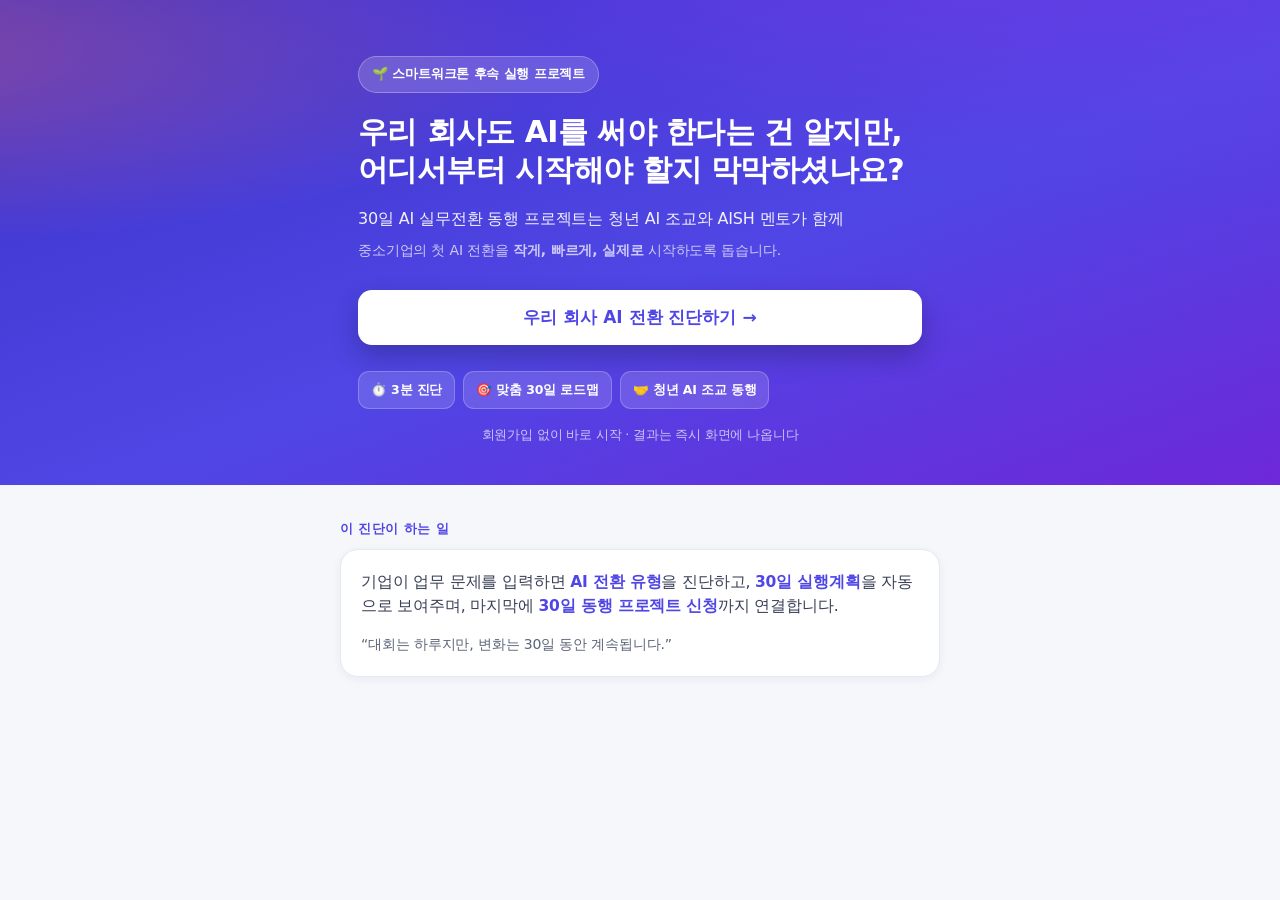
<file: index_2.html>
<!doctype html>
<html lang="ko">
<head>
<meta charset="utf-8" />
<meta name="viewport" content="width=device-width, initial-scale=1, viewport-fit=cover" />
<title>AI 실무전환 30일 동행 진단</title>
<meta name="description" content="3분 진단으로 우리 회사 AI 전환 유형을 확인하고, 맞춤 30일 실행 로드맵을 받아보세요. 청년 AI 조교와 함께하는 스마트워크톤 후속 실행 프로젝트." />
<meta property="og:title" content="AI 실무전환 30일 동행 진단" />
<meta property="og:description" content="우리 회사도 AI를 써야 한다는 건 알지만 어디서부터 시작해야 할지 막막하셨나요? 3분 진단 → 맞춤 30일 로드맵." />
<style>
  :root{
    --bg:#0b1020;
    --ink:#151a2d;
    --muted:#5b6478;
    --line:#e7e9f2;
    --card:#ffffff;
    --paper:#f6f7fb;
    --brand:#4f46e5;
    --brand-2:#7c3aed;
    --brand-soft:#eef0ff;
    --coral:#ff6b5e;
    --ok:#10b981;
    --shadow:0 10px 30px rgba(29,26,74,.10);
    --shadow-sm:0 2px 10px rgba(29,26,74,.06);
    --r:18px;
    --maxw:600px;
  }
  *{box-sizing:border-box}
  html,body{margin:0;padding:0}
  body{
    font-family:'Pretendard','Pretendard Variable',-apple-system,BlinkMacSystemFont,'Apple SD Gothic Neo','Malgun Gothic','맑은 고딕',system-ui,sans-serif;
    color:var(--ink);
    background:var(--paper);
    -webkit-font-smoothing:antialiased;
    line-height:1.6;
    letter-spacing:-.01em;
  }
  .wrap{max-width:var(--maxw);margin:0 auto;padding:0 18px;}
  .screen{display:none;animation:fade .45s ease;}
  .screen.active{display:block;}
  @keyframes fade{from{opacity:0;transform:translateY(8px)}to{opacity:1;transform:none}}
  h1,h2,h3{line-height:1.28;letter-spacing:-.02em;margin:0}
  p{margin:0}
  button{font-family:inherit;cursor:pointer;border:none;}
  .btn{
    display:inline-flex;align-items:center;justify-content:center;gap:8px;
    width:100%;padding:16px 20px;border-radius:14px;font-size:17px;font-weight:700;
    background:linear-gradient(135deg,var(--brand),var(--brand-2));color:#fff;
    box-shadow:0 8px 20px rgba(79,70,229,.28);transition:transform .12s ease, box-shadow .12s ease;
  }
  .btn:active{transform:translateY(1px) scale(.995)}
  .btn.secondary{background:#fff;color:var(--brand);box-shadow:var(--shadow-sm);border:1.5px solid var(--line);}
  .btn.ghost{background:transparent;color:var(--muted);box-shadow:none;font-weight:600;padding:12px;}
  .btn.small{width:auto;padding:11px 16px;font-size:14px;border-radius:11px;}

  /* ===== HERO ===== */
  .hero{
    background:
      radial-gradient(120% 90% at 80% -10%, rgba(124,58,237,.55), transparent 55%),
      radial-gradient(120% 90% at -10% 10%, rgba(255,107,94,.35), transparent 45%),
      linear-gradient(160deg,#3b32c9,#4f46e5 55%,#6d28d9);
    color:#fff;padding:56px 0 40px;position:relative;overflow:hidden;
  }
  .hero .wrap{position:relative;z-index:1}
  .badge{display:inline-flex;align-items:center;gap:7px;font-size:13px;font-weight:700;
    background:rgba(255,255,255,.16);border:1px solid rgba(255,255,255,.28);
    padding:7px 13px;border-radius:999px;backdrop-filter:blur(4px);margin-bottom:20px}
  .hero h1{font-size:30px;font-weight:800;margin-bottom:16px}
  .hero .lead{font-size:16px;color:rgba(255,255,255,.92);margin-bottom:8px}
  .hero .sub{font-size:14px;color:rgba(255,255,255,.72);margin-bottom:28px}
  .hero .btn{background:#fff;color:var(--brand);box-shadow:0 12px 26px rgba(0,0,0,.22)}
  .hero .metaline{margin-top:16px;font-size:12.5px;color:rgba(255,255,255,.7);text-align:center}
  .trust{display:flex;gap:8px;flex-wrap:wrap;margin-top:26px}
  .chip{font-size:12.5px;font-weight:600;background:rgba(255,255,255,.14);
    border:1px solid rgba(255,255,255,.22);color:#fff;padding:8px 12px;border-radius:11px}

  .section{padding:34px 0}
  .kicker{font-size:12.5px;font-weight:800;letter-spacing:.04em;color:var(--brand);text-transform:uppercase;margin-bottom:10px}
  .card{background:var(--card);border:1px solid var(--line);border-radius:var(--r);padding:20px;box-shadow:var(--shadow-sm)}

  /* ===== QUIZ ===== */
  .qtop{padding:22px 0 6px;position:sticky;top:0;background:var(--paper);z-index:5}
  .progress{height:8px;background:#e9ebf5;border-radius:99px;overflow:hidden}
  .progress > i{display:block;height:100%;width:0;border-radius:99px;
    background:linear-gradient(90deg,var(--brand),var(--brand-2));transition:width .35s ease}
  .qmeta{display:flex;justify-content:space-between;align-items:center;margin-top:10px;font-size:13px;color:var(--muted);font-weight:600}
  .qwrap{padding:14px 0 40px}
  .qnum{font-size:13px;font-weight:800;color:var(--brand);margin-bottom:8px}
  .qtitle{font-size:23px;font-weight:800;margin-bottom:20px}
  .opt{
    display:flex;align-items:center;gap:13px;width:100%;text-align:left;
    background:#fff;border:1.5px solid var(--line);border-radius:14px;padding:16px 16px;
    font-size:16px;font-weight:600;color:var(--ink);margin-bottom:11px;transition:all .14s ease;box-shadow:var(--shadow-sm)
  }
  .opt:hover{border-color:#c9ccde}
  .opt.sel{border-color:var(--brand);background:var(--brand-soft);box-shadow:0 6px 16px rgba(79,70,229,.16)}
  .opt .dot{flex:0 0 22px;width:22px;height:22px;border-radius:99px;border:2px solid #cfd3e6;display:grid;place-items:center;transition:all .14s}
  .opt.sel .dot{border-color:var(--brand);background:var(--brand)}
  .opt.sel .dot::after{content:"";width:9px;height:9px;border-radius:99px;background:#fff}
  .qnav{display:flex;gap:10px;margin-top:6px}
  .qnav .btn{margin-top:0}

  /* ===== RESULT ===== */
  .resulthero{background:linear-gradient(160deg,#3b32c9,#5b21b6);color:#fff;border-radius:var(--r);padding:26px 22px;box-shadow:var(--shadow);position:relative;overflow:hidden}
  .resulthero::after{content:"";position:absolute;right:-40px;top:-40px;width:180px;height:180px;border-radius:99px;background:radial-gradient(circle,rgba(255,107,94,.5),transparent 70%)}
  .resulthero .emoji{font-size:42px;line-height:1}
  .resulthero .tname{font-size:26px;font-weight:800;margin:12px 0 6px}
  .resulthero .ttag{font-size:14px;color:rgba(255,255,255,.85)}
  .resulthero .rel{position:relative;z-index:1}
  .desc{font-size:15.5px;color:#3a4157;margin-top:18px}
  .desc strong{color:var(--brand)}
  .note{display:flex;gap:10px;align-items:flex-start;background:#fff7ed;border:1px solid #fed7aa;color:#9a3412;
    border-radius:12px;padding:13px 14px;font-size:13.5px;font-weight:600;margin-top:16px}

  h2.sec{font-size:22px;font-weight:800;margin:38px 0 6px}
  .secsub{font-size:14px;color:var(--muted);margin-bottom:18px}

  /* roadmap */
  .road{position:relative;padding-left:6px}
  .wk{display:grid;grid-template-columns:64px 1fr;gap:14px;margin-bottom:14px}
  .wk .num{position:relative}
  .wk .num .n{width:52px;height:52px;border-radius:14px;display:grid;place-items:center;
    background:var(--brand-soft);color:var(--brand);font-weight:800;font-size:13px;line-height:1.15;text-align:center}
  .wk:not(:last-child) .num::after{content:"";position:absolute;left:26px;top:56px;bottom:-14px;width:2px;background:var(--line)}
  .wk .body{background:#fff;border:1px solid var(--line);border-radius:14px;padding:15px 16px;box-shadow:var(--shadow-sm)}
  .wk .ph{font-size:12.5px;font-weight:800;color:var(--brand-2);margin-bottom:4px}
  .wk .do{font-size:15px;font-weight:600;color:var(--ink)}
  .wk .out{display:inline-flex;align-items:center;gap:6px;margin-top:10px;font-size:12.5px;font-weight:700;
    background:#ecfdf5;color:#047857;border:1px solid #a7f3d0;border-radius:9px;padding:6px 10px}

  /* companions */
  .roles{display:grid;gap:11px}
  .role{display:flex;gap:13px;align-items:flex-start;background:#fff;border:1px solid var(--line);border-radius:13px;padding:14px 15px;box-shadow:var(--shadow-sm)}
  .role .ic{flex:0 0 40px;width:40px;height:40px;border-radius:11px;display:grid;place-items:center;font-size:20px;background:var(--brand-soft)}
  .role b{font-size:15px}
  .role span{display:block;font-size:13.5px;color:var(--muted);margin-top:2px}

  /* form */
  .field{margin-bottom:15px}
  .field label{display:block;font-size:13.5px;font-weight:700;margin-bottom:7px;color:#3a4157}
  .field label .req{color:var(--coral)}
  .field input,.field textarea,.field select{
    width:100%;padding:13px 14px;border:1.5px solid var(--line);border-radius:12px;font-size:15px;
    font-family:inherit;color:var(--ink);background:#fff;transition:border .14s}
  .field textarea{min-height:74px;resize:vertical}
  .field input:focus,.field textarea:focus,.field select:focus{outline:none;border-color:var(--brand);box-shadow:0 0 0 3px var(--brand-soft)}
  .seg{display:flex;gap:8px}
  .seg button{flex:1;padding:12px;border-radius:11px;border:1.5px solid var(--line);background:#fff;font-weight:700;font-size:14px;color:var(--muted)}
  .seg button.on{border-color:var(--brand);background:var(--brand-soft);color:var(--brand)}

  /* summary */
  .summary{white-space:pre-wrap;font-size:13px;line-height:1.7;background:#0f1424;color:#e6e8f2;
    border-radius:14px;padding:16px;max-height:340px;overflow:auto;font-family:ui-monospace,'SFMono-Regular',Menlo,Consolas,monospace}
  .actions{display:grid;grid-template-columns:1fr 1fr;gap:10px;margin-top:14px}
  .actions .btn{margin-top:0}
  .toast{position:fixed;left:50%;bottom:28px;transform:translateX(-50%) translateY(20px);
    background:#151a2d;color:#fff;padding:13px 20px;border-radius:12px;font-size:14px;font-weight:600;
    box-shadow:var(--shadow);opacity:0;pointer-events:none;transition:all .3s;z-index:50}
  .toast.show{opacity:1;transform:translateX(-50%) translateY(0)}

  .footer{padding:30px 0 46px;text-align:center;color:var(--muted);font-size:12.5px}
  .footer .brandline{font-weight:800;color:var(--ink);font-size:14px;margin-bottom:4px}
  .divider{height:1px;background:var(--line);margin:30px 0}
  .backhint{text-align:center;margin-top:6px}

  @media (min-width:560px){ .hero h1{font-size:30px} .qtitle{font-size:26px} }
</style>
</head>
<body>

<!-- ============ 1. INTRO ============ -->
<section id="intro" class="screen active">
  <div class="hero">
    <div class="wrap">
      <span class="badge">🌱 스마트워크톤 후속 실행 프로젝트</span>
      <h1>우리 회사도 AI를 써야 한다는 건 알지만,<br/>어디서부터 시작해야 할지 막막하셨나요?</h1>
      <p class="lead">30일 AI 실무전환 동행 프로젝트는 청년 AI 조교와 AISH 멘토가 함께</p>
      <p class="sub">중소기업의 첫 AI 전환을 <b>작게, 빠르게, 실제로</b> 시작하도록 돕습니다.</p>
      <button class="btn" onclick="start()">우리 회사 AI 전환 진단하기 →</button>
      <div class="trust">
        <span class="chip">⏱️ 3분 진단</span>
        <span class="chip">🎯 맞춤 30일 로드맵</span>
        <span class="chip">🤝 청년 AI 조교 동행</span>
      </div>
      <p class="metaline">회원가입 없이 바로 시작 · 결과는 즉시 화면에 나옵니다</p>
    </div>
  </div>
  <div class="wrap section">
    <div class="kicker">이 진단이 하는 일</div>
    <div class="card">
      <p style="font-size:15.5px;color:#3a4157">기업이 업무 문제를 입력하면 <b style="color:var(--brand)">AI 전환 유형</b>을 진단하고,
      <b style="color:var(--brand)">30일 실행계획</b>을 자동으로 보여주며, 마지막에 <b style="color:var(--brand)">30일 동행 프로젝트 신청</b>까지 연결합니다.</p>
      <p style="margin-top:14px;font-size:14px;color:var(--muted)">“대회는 하루지만, 변화는 30일 동안 계속됩니다.”</p>
    </div>
  </div>
</section>

<!-- ============ 2. QUIZ ============ -->
<section id="quiz" class="screen">
  <div class="qtop">
    <div class="wrap">
      <div class="progress"><i id="bar"></i></div>
      <div class="qmeta"><span id="qcount">1 / 6</span><span>AI 전환 3분 진단</span></div>
    </div>
  </div>
  <div class="wrap qwrap">
    <div id="qbox"></div>
    <div class="qnav">
      <button id="prevBtn" class="btn ghost" style="flex:0 0 96px" onclick="prevQ()">← 이전</button>
    </div>
  </div>
</section>

<!-- ============ 3~6. RESULT ============ -->
<section id="result" class="screen">
  <div class="wrap section">
    <div class="kicker">진단 결과</div>
    <div class="resulthero">
      <div class="rel">
        <div class="emoji" id="rEmoji">✨</div>
        <div class="tname" id="rName">마케팅 콘텐츠형</div>
        <div class="ttag" id="rTag"></div>
      </div>
    </div>
    <p class="desc" id="rDesc"></p>
    <div class="note" id="rNote"><span>💡</span><span></span></div>

    <!-- roadmap -->
    <h2 class="sec">우리 회사 맞춤 30일 실행 로드맵</h2>
    <p class="secsub" id="roadSub">정렬 → 제작 → 적용 → 증명. 4주 스프린트로 실제 업무를 바꿉니다.</p>
    <div class="road" id="roadBox"></div>

    <!-- companions -->
    <h2 class="sec">혼자가 아닙니다 — 청년 AI 조교 동행</h2>
    <p class="secsub">이 프로젝트는 중소기업만 돕지 않습니다. 청년 AI 조교에게는 실제 기업 문제를 해결하는 현장형 포트폴리오가 됩니다.</p>
    <div class="roles">
      <div class="role"><div class="ic">🏢</div><div><b>기업 담당자</b><span>실제 업무 문제 제공, 주 1회 이상 피드백</span></div></div>
      <div class="role"><div class="ic">🧑‍💻</div><div><b>청년 AI 조교</b><span>자료 정리, AI 도구 적용, 실행 보조 · 주차별 체크인 리드</span></div></div>
      <div class="role"><div class="ic">🎓</div><div><b>AISH 멘토</b><span>문제 재정의, 방향 설정, 품질 검토, 성과 정리</span></div></div>
    </div>

    <div class="divider"></div>

    <!-- apply -->
    <h2 class="sec" id="applyHead">30일 동행 프로젝트 신청하기</h2>
    <p class="secsub">아래 내용을 확인·보완하면, 진단 결과와 함께 신청 요약서가 만들어집니다.</p>
    <div class="card">
      <div class="field"><label>기업명 <span class="req">*</span></label><input id="f_company" placeholder="예: AISH유통" /></div>
      <div class="field"><label>담당자명 <span class="req">*</span></label><input id="f_name" placeholder="예: 홍길동" /></div>
      <div class="field"><label>연락처 <span class="req">*</span></label><input id="f_contact" placeholder="휴대폰 또는 이메일" /></div>
      <div class="field"><label>업종</label><input id="f_industry" placeholder="예: 유통·이커머스" /></div>
      <div class="field"><label>해결하고 싶은 업무</label><textarea id="f_task" placeholder="가장 시간이 많이 드는, 바꾸고 싶은 업무 1가지"></textarea></div>
      <div class="field"><label>현재 가장 불편한 점</label><textarea id="f_pain" placeholder="지금 이 업무에서 가장 답답한 부분"></textarea></div>
      <div class="field"><label>30일 안에 기대하는 결과</label><textarea id="f_goal" placeholder="30일 뒤 이렇게 되면 좋겠다"></textarea></div>
      <div class="field"><label>청년 AI 조교와 함께 진행 가능한가요? <span class="req">*</span></label>
        <div class="seg" id="seg_join"><button data-v="예, 가능합니다">예, 가능합니다</button><button data-v="상의가 필요합니다">상의 필요</button></div></div>
      <div class="field"><label>결과가 좋으면 사례로 공개해도 될까요?</label>
        <div class="seg" id="seg_open"><button data-v="공개 가능">공개 가능</button><button data-v="비공개 희망">비공개 희망</button></div></div>
      <button class="btn" onclick="makeSummary()">신청 요약서 만들기 →</button>
    </div>

    <!-- summary output -->
    <div id="summaryWrap" style="display:none">
      <h2 class="sec">신청 요약서</h2>
      <p class="secsub">아래 내용을 확인한 후 신청하기를 누르면 운영진에게 바로 접수됩니다.</p>
      <div class="summary" id="summaryText"></div>
      <div class="actions">
        <button class="btn small" style="width:100%" onclick="copySummary()">📋 복사하기</button>
        <button class="btn small secondary" style="width:100%" onclick="downloadSummary()">⬇️ 다운로드</button>
      </div>
      <div class="actions">
        <button class="btn small" id="submitApplicationBtn" style="width:100%;grid-column:1/-1" onclick="submitApplication()">신청하기</button>
      </div>
      <p class="secsub" style="text-align:center;margin-top:14px">보내주신 신청서는 심사(70점 이상 선정) 후 D+3 이내에 유선으로 연락드립니다.</p>
    </div>

    <div class="backhint">
      <button class="btn ghost" onclick="restart()">↺ 처음부터 다시 진단하기</button>
    </div>
  </div>

  <div class="footer">
    <div class="brandline">AI 실무전환 30일 동행 진단</div>
    청년 AI 조교와 함께 중소기업의 첫 AI 전환을 돕다<br/>
    · Smartwork 30 Sprint · AISH ·
  </div>
</section>

<div class="toast" id="toast"></div>

<script>
/* ================= DATA ================= */
const QUESTIONS = [
  { id:'task', q:'우리 회사에서 가장 시간이 많이 드는 업무는?', options:[
    {t:'문서 작성 (제안서·보고서·이메일)', s:{doc:3}},
    {t:'홍보 콘텐츠 제작 (블로그·SNS·상세페이지)', s:{marketing:3}},
    {t:'고객 문의 응대', s:{support:3}},
    {t:'회의록·보고서 정리', s:{doc:3}},
    {t:'교육·매뉴얼 자료 제작', s:{doc:2,process:1}},
    {t:'데이터 정리·집계', s:{process:3}},
  ]},
  { id:'how', q:'이 업무는 지금 어떻게 처리하나요?', options:[
    {t:'대표가 직접 한다', s:{process:1}, tag:'대표 시간이 새는 중'},
    {t:'직원이 반복적으로 한다', s:{process:1}, tag:'반복 부담이 큼'},
    {t:'외주를 맡긴다', s:{marketing:1}, tag:'외주 비용·소통 부담'},
    {t:'제대로 못 하고 있다', s:{}, tag:'손을 못 대고 있음'},
  ]},
  { id:'hours', q:'일주일에 이 업무에 쓰는 시간은?', options:[
    {t:'1~3시간', v:'주 1~3시간'},
    {t:'4~7시간', v:'주 4~7시간'},
    {t:'8~15시간', v:'주 8~15시간'},
    {t:'15시간 이상', v:'주 15시간 이상'},
  ]},
  { id:'exp', q:'AI를 사용해 본 경험은?', options:[
    {t:'거의 없다', lvl:0},
    {t:'ChatGPT 정도만 써봤다', lvl:1},
    {t:'업무에 조금 활용 중이다', lvl:2},
    {t:'자동화까지 해보고 싶다', lvl:3},
  ]},
  { id:'goal', q:'30일 안에 가장 얻고 싶은 결과는?', options:[
    {t:'반복업무 시간 절감', s:{process:1}},
    {t:'홍보 콘텐츠 자동화', s:{marketing:3}},
    {t:'고객 응대 개선', s:{support:3}},
    {t:'제안서·보고서 자동화', s:{doc:3}},
    {t:'직원 교육자료 제작', s:{doc:2}},
    {t:'업무 프로세스 정리', s:{process:3}},
  ]},
  { id:'industry', q:'업종을 알려주세요 (맞춤 안내에 사용돼요)', options:[
    {t:'제조·생산'},{t:'유통·판매·이커머스'},{t:'외식·매장·서비스'},
    {t:'교육·컨설팅'},{t:'IT·스타트업'},{t:'기타'},
  ]},
];

const TYPES = {
  doc:{ name:'문서 자동화형', emoji:'📄',
    tag:'보고서·제안서·회의록·이메일 초안 자동화',
    desc:'귀사는 <strong>문서 자동화형 AI 전환</strong>이 가장 적합합니다. 반복적으로 제안서·보고서·회의록·이메일 초안을 쓰는 데 시간이 많이 들고 있습니다. 30일 동안 문서 유형별 프롬프트 템플릿과 작성 흐름을 만들면, 초안 작성 시간을 크게 줄이고 담당자가 바뀌어도 같은 품질을 낼 수 있습니다.' },
  marketing:{ name:'마케팅 콘텐츠형', emoji:'✨',
    tag:'블로그·카드뉴스·상세페이지·SNS 콘텐츠 제작',
    desc:'귀사는 <strong>마케팅 콘텐츠형 AI 전환</strong>이 가장 적합합니다. 홍보 문구·블로그·SNS 콘텐츠를 반복 제작하는 데 시간이 많이 소요되고 있습니다. 30일 동안 AI 콘텐츠 템플릿과 발행 프로세스를 만들면, 제작 시간을 줄이고 직원 누구나 반복 사용할 수 있는 업무 흐름을 만들 수 있습니다.' },
  support:{ name:'고객응대 개선형', emoji:'💬',
    tag:'FAQ·상담 스크립트·챗봇 초안 제작',
    desc:'귀사는 <strong>고객응대 개선형 AI 전환</strong>이 가장 적합합니다. 비슷한 문의에 반복 응대하느라 시간과 일관성 관리가 어렵습니다. 30일 동안 FAQ·응대 스크립트·챗봇 초안을 만들면, 응대 시간을 줄이고 누가 응대해도 같은 품질을 유지할 수 있습니다.' },
  process:{ name:'업무 프로세스 정리형', emoji:'🔧',
    tag:'반복업무 매뉴얼화·체크리스트화·자동화 설계',
    desc:'귀사는 <strong>업무 프로세스 정리형 AI 전환</strong>이 가장 적합합니다. 반복 업무가 사람 머릿속에만 있어 시간이 새고 실수가 반복됩니다. 30일 동안 업무를 체크리스트·표준 절차(SOP)로 정리하고 AI 자동화 지점을 설계하면, 담당자가 바뀌어도 굴러가는 업무 흐름을 만들 수 있습니다.' },
};

const ROADMAPS = {
  doc:[
    {ph:'1주차 · 정렬', do:'자동화할 문서 1종 선정(제안서/보고서/회의록/이메일), 현재 작성 과정과 소요시간 기록, 표준 양식 분석', out:'문서 자동화 캔버스 1장'},
    {ph:'2주차 · 제작', do:'문서 유형별 프롬프트 템플릿 제작, 입력 → 초안 생성 흐름 설계, 실제 샘플 3건 생성', out:'문서 프롬프트 세트 + 샘플 3종'},
    {ph:'3주차 · 적용', do:'실제 업무 문서에 적용·수정, 담당자 혼자 쓸 수 있게 사용법 정리', out:'실사용 기록 + 작성 매뉴얼'},
    {ph:'4주차 · 증명', do:'Before/After 소요시간 비교, 반복 사용 프로세스 확정, 성과 정리', out:'문서 자동화 실행 매뉴얼 + 성과 리포트'},
  ],
  marketing:[
    {ph:'1주차 · 정렬', do:'핵심 채널 1개 선정(블로그/인스타/상세페이지), 톤·타깃·핵심 키워드 정리', out:'콘텐츠 전환 캔버스 1장'},
    {ph:'2주차 · 제작', do:'콘텐츠 유형별 프롬프트+템플릿 제작, 카드뉴스·블로그 샘플 3종, 발행 체크리스트', out:'콘텐츠 템플릿 세트 + 샘플 3종'},
    {ph:'3주차 · 적용', do:'실제 발행·반응 확인, 직원 누구나 쓰는 제작 흐름으로 정리', out:'실발행 기록 + 콘텐츠 제작 가이드'},
    {ph:'4주차 · 증명', do:'제작 시간·발행량 비교, 반복 가능한 콘텐츠 캘린더 확정', out:'콘텐츠 운영 매뉴얼 + 성과 리포트'},
  ],
  support:[
    {ph:'1주차 · 정렬', do:'자주 묻는 문의 유형 수집·분류, 응대 목표와 톤 정의', out:'고객응대 전환 캔버스 1장'},
    {ph:'2주차 · 제작', do:'FAQ 초안 작성, 상담 응대 스크립트, (선택) 챗봇 시나리오 초안', out:'FAQ 세트 + 응대 스크립트'},
    {ph:'3주차 · 적용', do:'실제 문의에 적용·문구 개선, 응대 시간·일관성 점검', out:'실응대 기록 + 개선된 스크립트'},
    {ph:'4주차 · 증명', do:'응대 시간·만족도 비교, 신규 직원도 쓰는 응대 매뉴얼 확정', out:'고객응대 매뉴얼 + 성과 리포트'},
  ],
  process:[
    {ph:'1주차 · 정렬', do:'반복 업무 1개 선정, 단계별 흐름과 소요시간 기록, 병목 파악', out:'프로세스 전환 캔버스 1장'},
    {ph:'2주차 · 제작', do:'단계별 체크리스트·템플릿화, AI 자동화 지점 설계', out:'업무 체크리스트 + 자동화 흐름 초안'},
    {ph:'3주차 · 적용', do:'실제 업무에 적용·병목 개선, 담당자가 바뀌어도 되는 수준으로 문서화', out:'실행 기록 + 표준 작업 절차서(SOP)'},
    {ph:'4주차 · 증명', do:'소요시간·오류 감소 비교, 반복 가능한 프로세스 확정', out:'업무 매뉴얼(SOP) + 성과 리포트'},
  ],
};

const EXP_NOTE = [
  'AI가 처음이어도 괜찮습니다. 청년 AI 조교가 손을 잡고 도구 세팅부터 함께 시작합니다.',
  'ChatGPT를 써보셨다면 절반은 왔습니다. 30일 동안 “업무에 붙는” 템플릿으로 발전시킵니다.',
  '이미 업무에 활용 중이시라면, 30일 동안 반복 가능한 프로세스로 정리해 팀 전체가 쓰게 만듭니다.',
  '자동화까지 원하신다면, 30일 안에 실제 자동화 흐름 초안까지 만들어봅니다.',
];

/* ================= STATE ================= */
let step = 0;
const answers = {};          // id -> option index
const N = QUESTIONS.length;

/* ================= FLOW ================= */
function show(id){
  document.querySelectorAll('.screen').forEach(s=>s.classList.remove('active'));
  document.getElementById(id).classList.add('active');
  window.scrollTo({top:0,behavior:'instant'in window?'instant':'auto'});
}
function start(){ step=0; show('quiz'); renderQ(); }

function renderQ(){
  const q = QUESTIONS[step];
  document.getElementById('bar').style.width = ((step)/N*100)+'%';
  document.getElementById('qcount').textContent = (step+1)+' / '+N;
  document.getElementById('prevBtn').style.visibility = step===0 ? 'hidden':'visible';
  let html = '<div class="qnum">Q'+(step+1)+'</div><div class="qtitle">'+q.q+'</div>';
  q.options.forEach((o,i)=>{
    const sel = answers[q.id]===i ? ' sel':'';
    html += '<button class="opt'+sel+'" onclick="pick('+i+')"><span class="dot"></span><span>'+o.t+'</span></button>';
  });
  document.getElementById('qbox').innerHTML = html;
}
function pick(i){
  const q = QUESTIONS[step];
  answers[q.id]=i;
  document.querySelectorAll('#qbox .opt').forEach((el,idx)=>el.classList.toggle('sel',idx===i));
  document.getElementById('bar').style.width = ((step+1)/N*100)+'%';
  setTimeout(()=>{
    if(step < N-1){ step++; renderQ(); }
    else { computeResult(); show('result'); }
  }, 240);
}
function prevQ(){ if(step>0){ step--; renderQ(); } }

/* ================= SCORING ================= */
function computeResult(){
  const score = {doc:0, marketing:0, support:0, process:0};
  QUESTIONS.forEach(q=>{
    const ai = answers[q.id];
    if(ai==null) return;
    const s = q.options[ai].s;
    if(s) for(const k in s) score[k]+=s[k];
  });
  // goal type gets tie-break priority
  const goalOpt = QUESTIONS.find(q=>q.id==='goal').options[answers['goal']];
  const goalType = goalOpt && goalOpt.s ? Object.keys(goalOpt.s)[0] : null;
  let best=null, bestV=-1;
  ['doc','marketing','support','process'].forEach(k=>{
    if(score[k]>bestV){best=k;bestV=score[k];}
  });
  if(goalType && score[goalType]===bestV) best=goalType;

  const t = TYPES[best];
  const industry = QUESTIONS[5].options[answers['industry']]?.t || '';
  const hours = QUESTIONS[2].options[answers['hours']]?.v || '';
  const exp = QUESTIONS[3].options[answers['exp']]?.lvl ?? 0;
  const howTag = QUESTIONS[1].options[answers['how']]?.tag || '';

  window.RESULT = {type:best, typeName:t.name, industry, hours, exp, howTag,
                   task:QUESTIONS[0].options[answers['task']]?.t || '',
                   goal:goalOpt?.t || ''};

  // render
  document.getElementById('rEmoji').textContent = t.emoji;
  document.getElementById('rName').textContent = t.name;
  document.getElementById('rTag').textContent = t.tag;
  let desc = t.desc;
  if(industry) desc = '<b style="color:#111">'+industry+'</b> 분야 · '+desc;
  document.getElementById('rDesc').innerHTML = desc;
  const noteText = (hours? '현재 '+hours+'을 이 업무에 쓰고 계시네요. ':'') + EXP_NOTE[exp];
  document.querySelector('#rNote span:last-child').textContent = noteText;

  // roadmap
  const rm = ROADMAPS[best];
  document.getElementById('roadBox').innerHTML = rm.map((w,i)=>(
    '<div class="wk"><div class="num"><div class="n">'+(i+1)+'주차</div></div>'+
    '<div class="body"><div class="ph">'+w.ph.split('·')[1].trim()+'</div>'+
    '<div class="do">'+w.do+'</div>'+
    '<div class="out">📦 산출물 · '+w.out+'</div></div></div>'
  )).join('');

  // prefill form
  if(industry && industry!=='기타') setVal('f_industry', industry);
}
function setVal(id,v){ const e=document.getElementById(id); if(e&&!e.value) e.value=v; }

/* ================= SEGMENTS ================= */
document.querySelectorAll('.seg').forEach(seg=>{
  seg.querySelectorAll('button').forEach(b=>{
    b.onclick=()=>{ seg.querySelectorAll('button').forEach(x=>x.classList.remove('on')); b.classList.add('on'); seg.dataset.val=b.dataset.v; };
  });
});

/* ================= SUMMARY ================= */
function makeSummary(){
  const g=id=>document.getElementById(id).value.trim();
  const company=g('f_company'), name=g('f_name'), contact=g('f_contact');
  if(!company||!name||!contact){ toast('기업명·담당자·연락처는 꼭 입력해주세요'); return; }
  const join=document.getElementById('seg_join').dataset.val||'';
  if(!join){ toast('청년 AI 조교 동행 가능 여부를 선택해주세요'); return; }
  const open=document.getElementById('seg_open').dataset.val||'(미선택)';
  const R=window.RESULT||{};
  const rm=ROADMAPS[R.type]||[];
  const line='─────────────────────────';
  const txt =
`■ 30일 AI 업무전환 실행권 신청 요약서
${line}
[진단 결과]  ${R.typeName||''}  ${TYPES[R.type]?.emoji||''}
· 업종         : ${R.industry||g('f_industry')||'-'}
· 핵심 업무     : ${R.task||'-'}
· 현재 소요시간 : ${R.hours||'-'}   (← 성과 측정 기준선)
· 30일 목표     : ${R.goal||'-'}

[신청 정보]
· 기업명       : ${company}
· 담당자       : ${name}
· 연락처       : ${contact}
· 해결할 업무   : ${g('f_task')||R.task||'-'}
· 불편한 점     : ${g('f_pain')||'-'}
· 기대 결과     : ${g('f_goal')||R.goal||'-'}
· 조교 동행     : ${join}
· 사례 공개     : ${open}

[제안 30일 로드맵 — ${R.typeName||''}]
${rm.map((w,i)=>`  ${i+1}주차 ${w.ph.split('·')[1].trim()} : ${w.do}\n         └ 산출물: ${w.out}`).join('\n')}
${line}
· 대회는 하루지만, 변화는 30일 동안 계속됩니다.
· 접수 후 심사(70점↑ 선정) → D+3 이내 유선 확인 → 최종 확정`;
  window.SUMMARY=txt;
  document.getElementById('summaryText').textContent=txt;
  document.getElementById('summaryWrap').style.display='block';
  document.getElementById('summaryWrap').scrollIntoView({behavior:'smooth'});
}
function copySummary(){
  const t=window.SUMMARY||'';
  (navigator.clipboard?navigator.clipboard.writeText(t):Promise.reject())
    .then(()=>toast('복사됐어요! 카카오톡·이메일에 붙여넣으세요'))
    .catch(()=>{ const ta=document.createElement('textarea');ta.value=t;document.body.appendChild(ta);ta.select();document.execCommand('copy');ta.remove();toast('복사됐어요!'); });
}
function downloadSummary(){
  const R=window.RESULT||{}; const fn=(document.getElementById('f_company').value.trim()||'신청')+'_30일AI전환_신청서.txt';
  const blob=new Blob([window.SUMMARY||''],{type:'text/plain;charset=utf-8'});
  const a=document.createElement('a');a.href=URL.createObjectURL(blob);a.download=fn;a.click();URL.revokeObjectURL(a.href);
  toast('신청서를 내려받았어요');
}
async function submitApplication(){
  const endpoint='https://script.google.com/macros/s/AKfycbzapEh0E1_fyhTGsPWSYmUWnSdlYpfB7Gt78K7zVCjzlPoo7kRZnRdNvwkREYxKTjoiUw/exec';
  const button=document.getElementById('submitApplicationBtn');
  const value=id=>document.getElementById(id).value.trim();

  if(!window.SUMMARY){ toast('먼저 신청 요약서를 만들어주세요'); return; }
  if(button.disabled) return;

  const R=window.RESULT||{};
  const payload={
    company:value('f_company'),
    name:value('f_name'),
    contact:value('f_contact'),
    industry:value('f_industry')||R.industry||'',
    task:value('f_task')||R.task||'',
    pain:value('f_pain'),
    goal:value('f_goal')||R.goal||'',
    join:document.getElementById('seg_join').dataset.val||'',
    open:document.getElementById('seg_open').dataset.val||'',
    resultType:R.typeName||R.type||'',
    summary:window.SUMMARY
  };

  button.disabled=true;
  button.textContent='신청 중...';

  try{
    await fetch(endpoint,{
      method:'POST',
      mode:'no-cors',
      headers:{'Content-Type':'text/plain;charset=utf-8'},
      body:JSON.stringify(payload)
    });
    button.textContent='신청 완료';
    toast('신청이 접수되었습니다');
  }catch(error){
    button.disabled=false;
    button.textContent='다시 신청하기';
    toast('신청 중 오류가 발생했습니다. 다시 시도해주세요');
  }
}
function restart(){ step=0; for(const k in answers) delete answers[k];
  document.getElementById('summaryWrap').style.display='none';
  const submitButton=document.getElementById('submitApplicationBtn');
  submitButton.disabled=false;
  submitButton.textContent='신청하기';
  window.SUMMARY='';
  ['f_company','f_name','f_contact','f_industry','f_task','f_pain','f_goal'].forEach(id=>document.getElementById(id).value='');
  document.querySelectorAll('.seg button').forEach(b=>b.classList.remove('on'));
  document.querySelectorAll('.seg').forEach(s=>delete s.dataset.val);
  show('intro');
}

let toastT;
function toast(msg){ const el=document.getElementById('toast'); el.textContent=msg; el.classList.add('show');
  clearTimeout(toastT); toastT=setTimeout(()=>el.classList.remove('show'),2400); }
</script>
</body>
</html>
</file>
